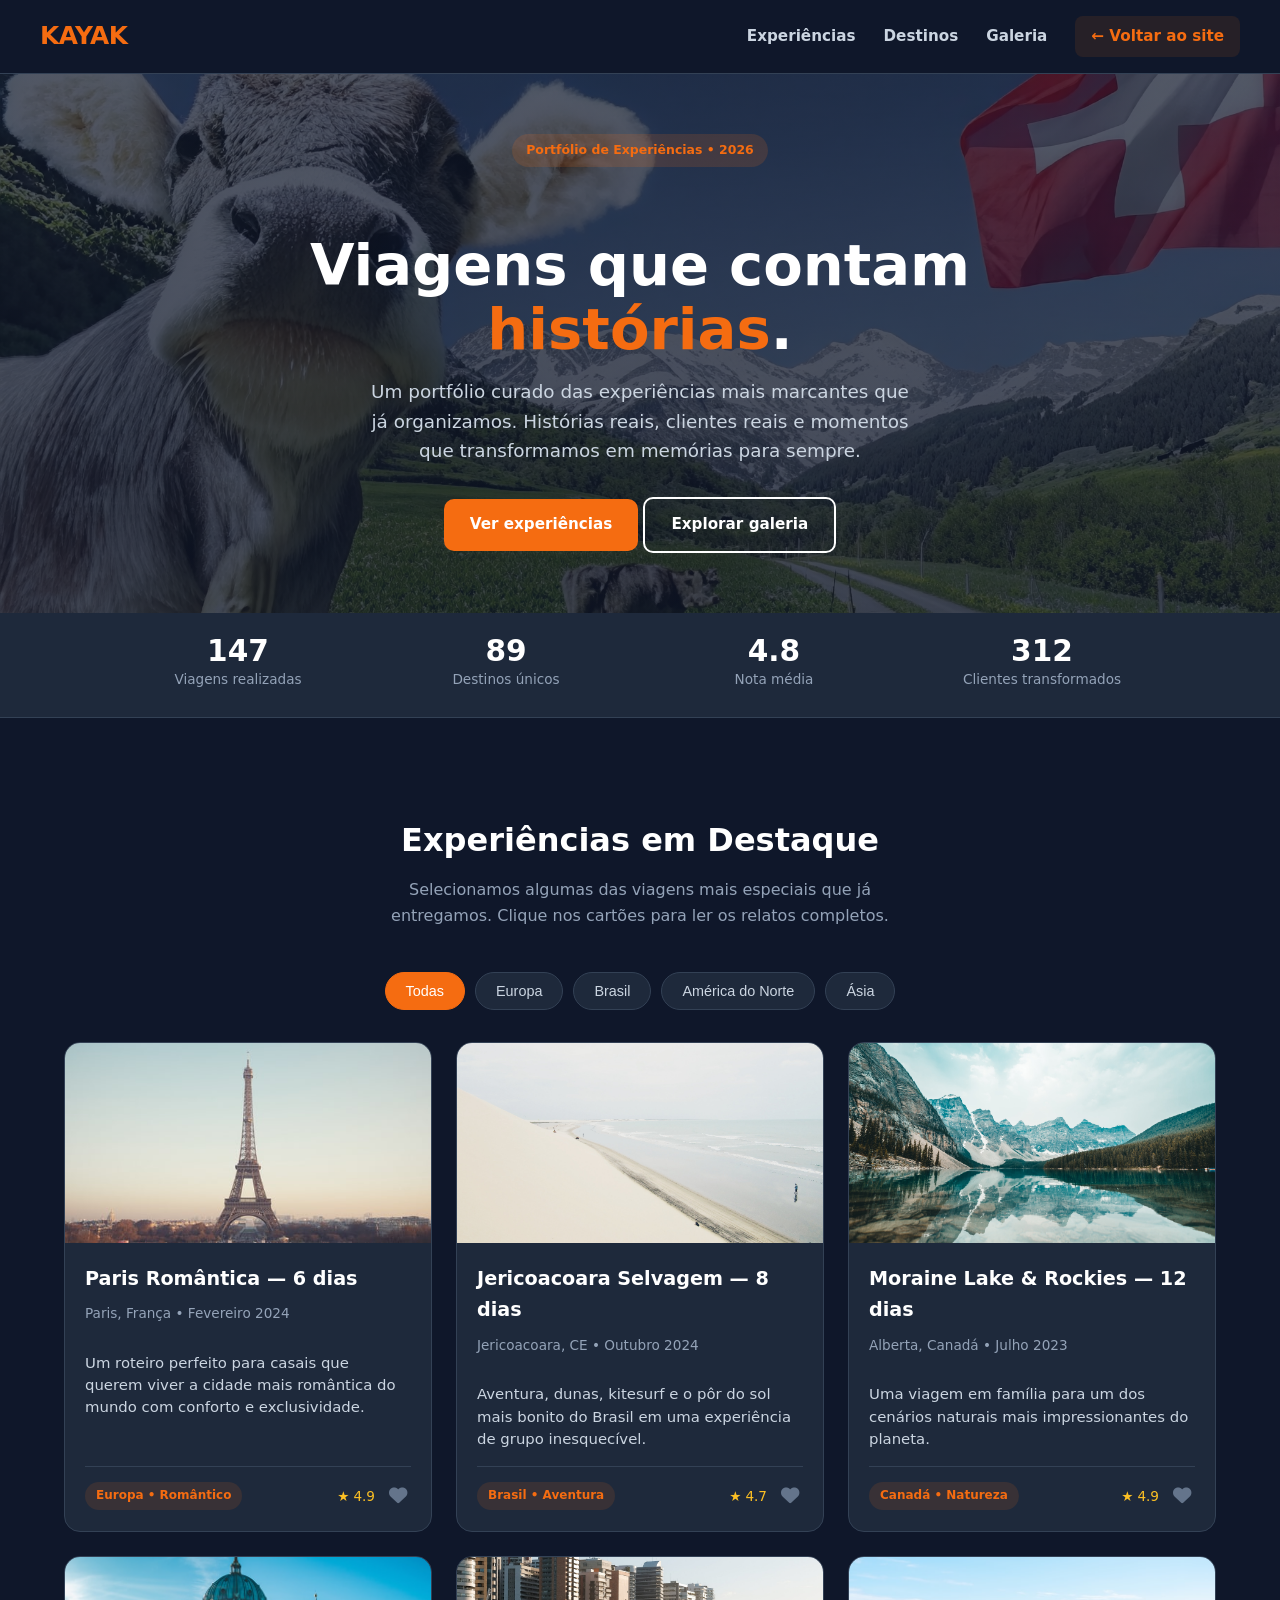
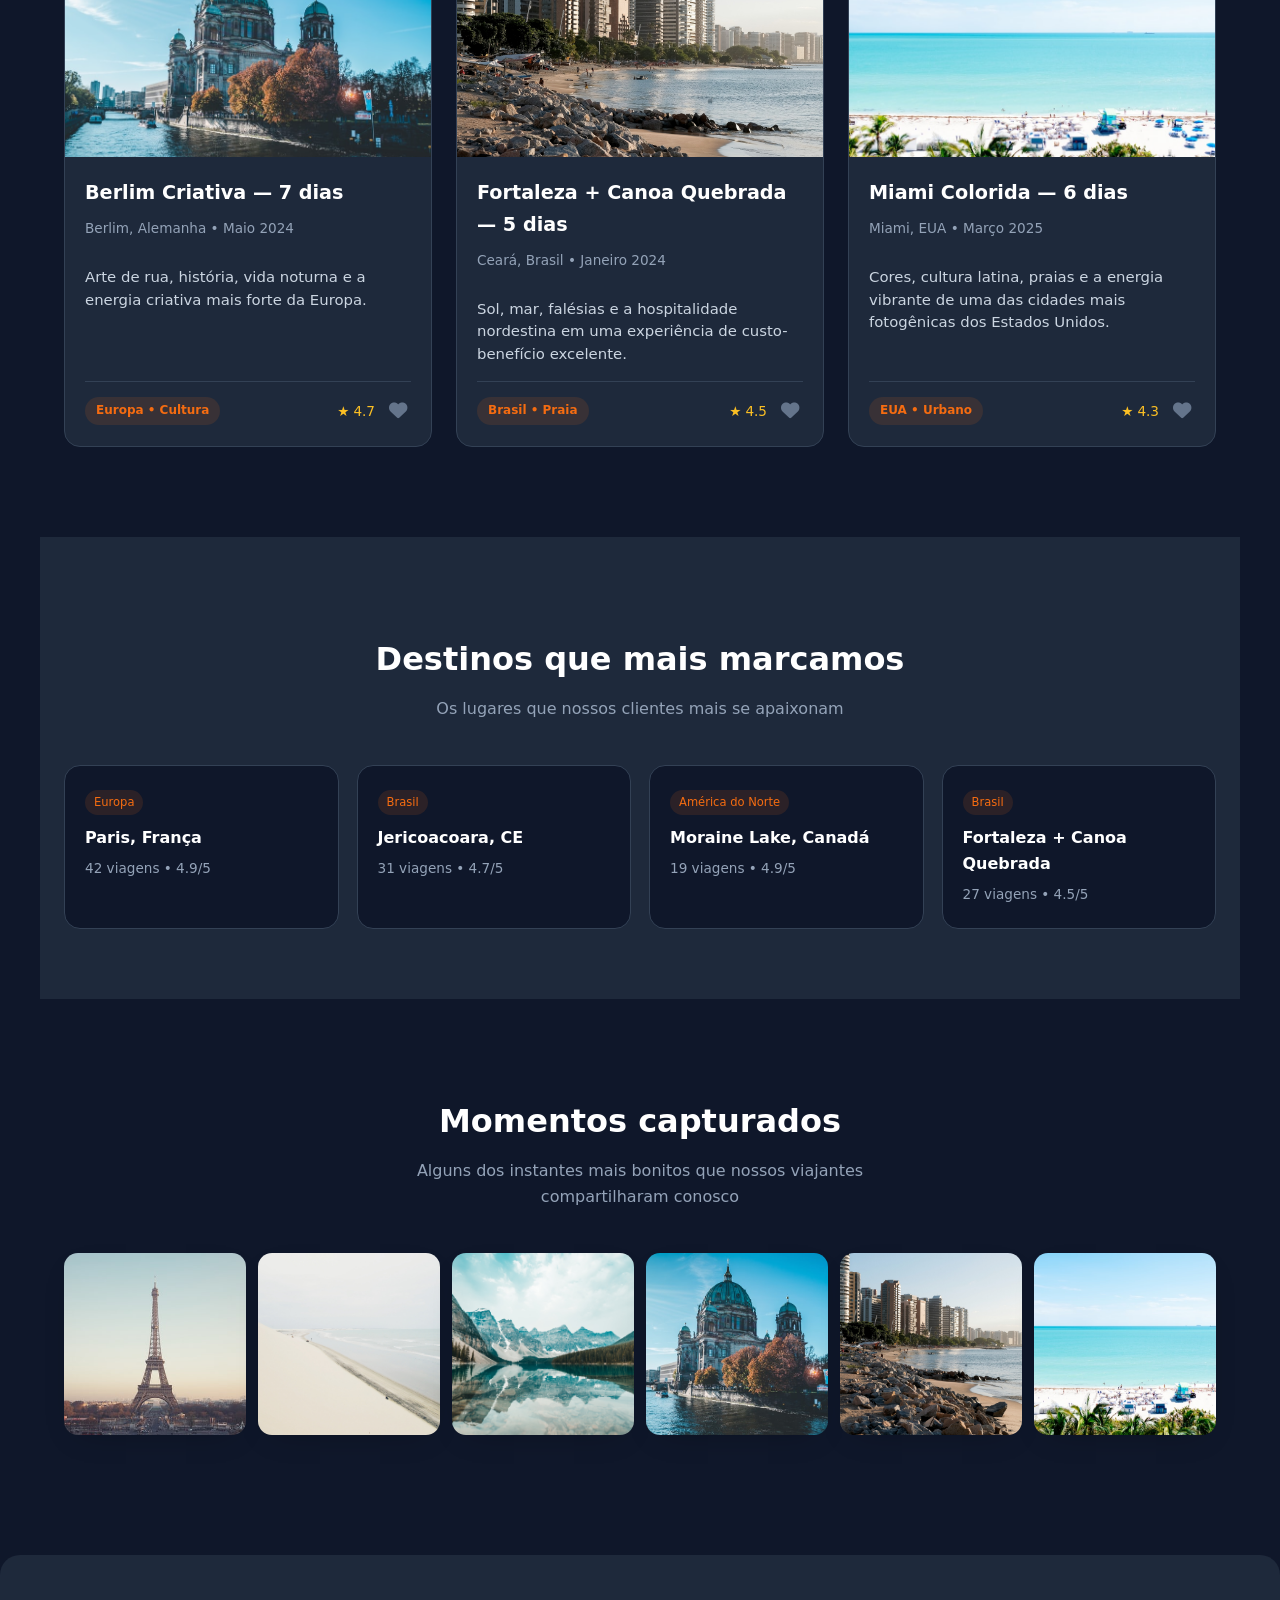
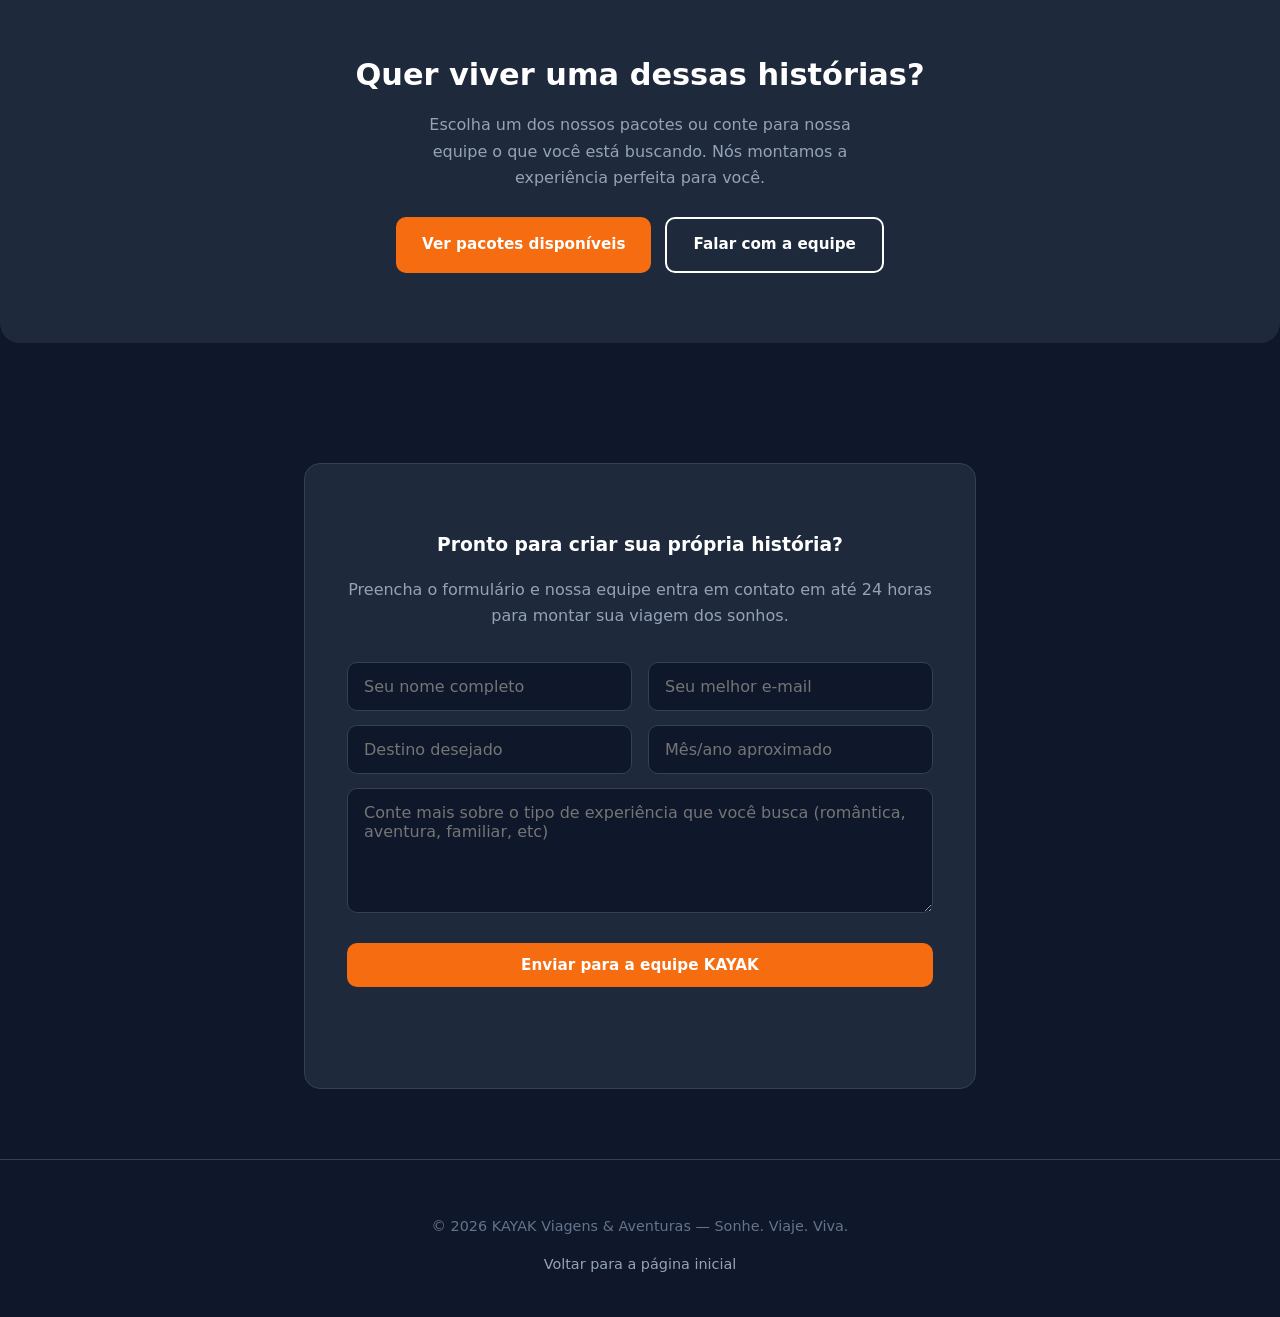
<file: pagina-2/index.html>
<!DOCTYPE html>
<html lang="pt-BR">
<head>
    <meta charset="UTF-8">
    <meta name="viewport" content="width=device-width, initial-scale=1.0">
    <title>KAYAK • Portfólio de Experiências</title>
    <link rel="stylesheet" href="https://cdnjs.cloudflare.com/ajax/libs/font-awesome/6.5.1/css/all.min.css">
    <link rel="stylesheet" href="index.css">
</head>
<body>

    <!-- Header (consistente com o site principal) -->
    <header class="kayak-header">
        <div class="kayak-nav">
            <div class="kayak-brand">KAYAK</div>
            <nav class="kayak-links">
                <a href="#experiencias">Experiências</a>
                <a href="#destinos">Destinos</a>
                <a href="#galeria">Galeria</a>
                <a href="../index.html" class="kayak-back">← Voltar ao site</a>
            </nav>
            <button class="kayak-nav-toggle" aria-label="Menu">
                <i class="fa-solid fa-bars"></i>
            </button>
        </div>
    </header>

    <!-- Hero -->
    <section class="kayak-hero">
        <div class="kayak-hero-content">
            <div class="hero-badge">Portfólio de Experiências • 2026</div>
            <h1>Viagens que contam <span class="accent">histórias</span>.</h1>
            <p>Um portfólio curado das experiências mais marcantes que já organizamos. Histórias reais, clientes reais e momentos que transformamos em memórias para sempre.</p>
            <div class="hero-actions">
                <a href="#experiencias" class="btn btn-primary">Ver experiências</a>
                <a href="#galeria" class="btn btn-secondary">Explorar galeria</a>
            </div>
        </div>
    </section>

    <!-- Estatísticas -->
    <section class="stats-bar">
        <div class="stats-container">
            <div class="stat-item">
                <strong>147</strong>
                <span>Viagens realizadas</span>
            </div>
            <div class="stat-item">
                <strong>89</strong>
                <span>Destinos únicos</span>
            </div>
            <div class="stat-item">
                <strong>4.8</strong>
                <span>Nota média</span>
            </div>
            <div class="stat-item">
                <strong>312</strong>
                <span>Clientes transformados</span>
            </div>
        </div>
    </section>

    <!-- Experiências em Destaque -->
    <section id="experiencias" class="section">
        <div class="section-header">
            <h2>Experiências em Destaque</h2>
            <p>Selecionamos algumas das viagens mais especiais que já entregamos. Clique nos cartões para ler os relatos completos.</p>
        </div>

        <!-- Filtros -->
        <div class="filters">
            <button class="filter-btn active" data-filter="all">Todas</button>
            <button class="filter-btn" data-filter="europa">Europa</button>
            <button class="filter-btn" data-filter="brasil">Brasil</button>
            <button class="filter-btn" data-filter="america-norte">América do Norte</button>
            <button class="filter-btn" data-filter="asia">Ásia</button>
        </div>

        <div class="experiences-grid" id="experiences-grid">
            <!-- Gerado via JS -->
        </div>
    </section>

    <!-- Destinos Populares -->
    <section id="destinos" class="section destinations-section">
        <div class="section-header">
            <h2>Destinos que mais marcamos</h2>
            <p>Os lugares que nossos clientes mais se apaixonam</p>
        </div>
        <div class="destinations-grid-mini">
            <div class="mini-dest" onclick="filterByRegion('europa')">
                <span class="mini-tag">Europa</span>
                <h4>Paris, França</h4>
                <p>42 viagens • 4.9/5</p>
            </div>
            <div class="mini-dest" onclick="filterByRegion('brasil')">
                <span class="mini-tag">Brasil</span>
                <h4>Jericoacoara, CE</h4>
                <p>31 viagens • 4.7/5</p>
            </div>
            <div class="mini-dest" onclick="filterByRegion('america-norte')">
                <span class="mini-tag">América do Norte</span>
                <h4>Moraine Lake, Canadá</h4>
                <p>19 viagens • 4.9/5</p>
            </div>
            <div class="mini-dest" onclick="filterByRegion('brasil')">
                <span class="mini-tag">Brasil</span>
                <h4>Fortaleza + Canoa Quebrada</h4>
                <p>27 viagens • 4.5/5</p>
            </div>
        </div>
    </section>

    <!-- Galeria -->
    <section id="galeria" class="section gallery-section">
        <div class="section-header">
            <h2>Momentos capturados</h2>
            <p>Alguns dos instantes mais bonitos que nossos viajantes compartilharam conosco</p>
        </div>
        <div class="gallery-grid" id="gallery-grid">
            <!-- Populando via JS -->
        </div>
    </section>

    <!-- CTA -->
    <section class="cta-section">
        <div class="cta-content">
            <h2>Quer viver uma dessas histórias?</h2>
            <p>Escolha um dos nossos pacotes ou conte para nossa equipe o que você está buscando. Nós montamos a experiência perfeita para você.</p>
            <div class="cta-buttons">
                <a href="../index.html#pacotes" class="btn btn-primary">Ver pacotes disponíveis</a>
                <a href="#contato" class="btn btn-secondary">Falar com a equipe</a>
            </div>
        </div>
    </section>

    <!-- Formulário de Contato -->
    <section id="contato" class="section form-section">
        <div class="form-container">
            <div class="form-header">
                <h3>Pronto para criar sua própria história?</h3>
                <p>Preencha o formulário e nossa equipe entra em contato em até 24 horas para montar sua viagem dos sonhos.</p>
            </div>
            
            <form class="kayak-form" onsubmit="handleKayakForm(event)">
                <div class="form-row">
                    <input type="text" name="nome" placeholder="Seu nome completo" required>
                    <input type="email" name="email" placeholder="Seu melhor e-mail" required>
                </div>
                <div class="form-row">
                    <input type="text" name="destino" placeholder="Destino desejado" required>
                    <input type="text" name="data" placeholder="Mês/ano aproximado">
                </div>
                <textarea name="mensagem" placeholder="Conte mais sobre o tipo de experiência que você busca (romântica, aventura, familiar, etc)" rows="5" required></textarea>
                <button type="submit" class="btn btn-primary btn-full">Enviar para a equipe KAYAK</button>
                <p class="form-feedback" id="kayak-feedback"></p>
            </form>
        </div>
    </section>

    <footer class="kayak-footer">
        <p>© 2026 KAYAK Viagens &amp; Aventuras — Sonhe. Viaje. Viva.</p>
        <a href="../index.html">Voltar para a página inicial</a>
    </footer>

    <!-- Modal de Experiência -->
    <div id="story-modal" class="modal" onclick="closeStoryModal(event)">
        <div class="modal-content" onclick="event.stopImmediatePropagation()">
            <button class="modal-close" onclick="closeStoryModal()"><i class="fa-solid fa-times"></i></button>
            
            <div class="modal-hero" id="modal-hero"></div>
            
            <div class="modal-body">
                <div class="modal-meta">
                    <span class="modal-tag" id="modal-tag"></span>
                    <span class="modal-date" id="modal-date"></span>
                </div>
                
                <h2 id="modal-title"></h2>
                <div class="modal-rating" id="modal-rating"></div>
                
                <div class="modal-story" id="modal-story"></div>
                
                <div class="modal-highlights">
                    <h4><i class="fa-solid fa-star"></i> O que nossos clientes mais amaram</h4>
                    <ul id="modal-highlights"></ul>
                </div>
                
                <div class="modal-tips">
                    <h4><i class="fa-solid fa-lightbulb"></i> Insight da equipe KAYAK</h4>
                    <p id="modal-tip"></p>
                </div>
            </div>
        </div>
    </div>

    <!-- Lightbox -->
    <div id="lightbox" class="lightbox" onclick="closeLightbox()">
        <button class="lightbox-close"><i class="fa-solid fa-times"></i></button>
        <img id="lightbox-img" alt="Foto ampliada">
        <div class="lightbox-caption" id="lightbox-caption"></div>
    </div>

    <script src="index.js"></script>
</body>
</html>
</file>
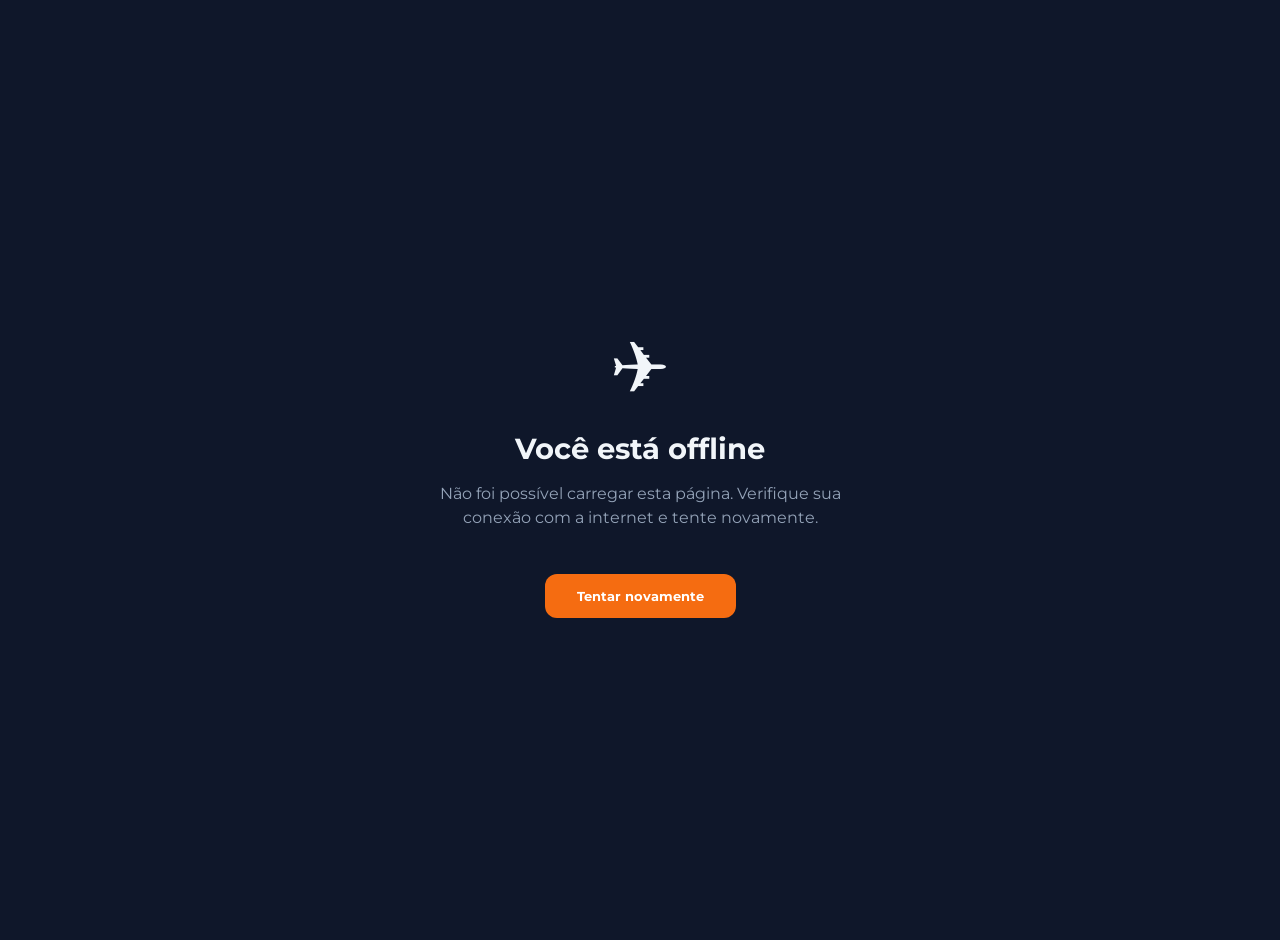
<file: offline.html>
<!DOCTYPE html>
<html lang="pt-BR">
<head>
  <meta charset="UTF-8">
  <meta name="viewport" content="width=device-width, initial-scale=1.0">
  <title>Offline • KAYAK</title>
  <style>
    @import url('https://fonts.googleapis.com/css2?family=Montserrat:wght@500;700&display=swap');
    body {
      margin: 0;
      font-family: 'Montserrat', system-ui, sans-serif;
      background: #0f172a;
      color: #f1f5f9;
      height: 100vh;
      display: flex;
      align-items: center;
      justify-content: center;
      text-align: center;
      padding: 20px;
    }
    .container { max-width: 420px; }
    .icon { font-size: 72px; margin-bottom: 20px; }
    h1 { font-size: 1.8rem; margin-bottom: 12px; }
    p { color: #94a3b8; line-height: 1.5; }
    button {
      margin-top: 28px;
      background: #f56c11;
      color: white;
      border: none;
      padding: 14px 32px;
      border-radius: 12px;
      font-weight: 700;
      cursor: pointer;
      font-family: inherit;
    }
    button:hover { background: #d45500; }
  </style>
</head>
<body>
  <div class="container">
    <div class="icon">✈️</div>
    <h1>Você está offline</h1>
    <p>Não foi possível carregar esta página. Verifique sua conexão com a internet e tente novamente.</p>
    <button onclick="window.location.reload()">Tentar novamente</button>
  </div>
</body>
</html>
</file>
<file: pagina-2/index.css>
/* ================================================
   KAYAK • Portfólio de Experiências
   Design consistente com o site principal (dark premium)
   Trabalho Escolar 2026
   ================================================ */

:root {
  --primary: #f56c11;
  --primary-dark: #d45500;
  --bg: #0f172a;
  --surface: #1e293b;
  --card: #1e293b;
  --text: #f1f5f9;
  --text-light: #e2e8f0;
  --muted: #94a3b8;
  --border: #334155;
  --accent: #fbbf24;
  --radius: 16px;
  --shadow: 0 10px 30px -15px rgba(0, 0, 0, 0.3);
}

* {
  box-sizing: border-box;
}

html {
  scroll-behavior: smooth;
}

body {
  margin: 0;
  padding: 0;
  font-family: 'Montserrat', system-ui, -apple-system, sans-serif;
  background: var(--bg);
  color: var(--text);
  line-height: 1.65;
}

/* Header (estilo do site principal) */
.kayak-header {
  background: var(--bg);
  padding: 16px 40px;
  position: sticky;
  top: 0;
  z-index: 100;
  border-bottom: 1px solid var(--border);
}

.kayak-nav {
  max-width: 1200px;
  margin: 0 auto;
  display: flex;
  justify-content: space-between;
  align-items: center;
}

.kayak-brand {
  font-weight: 700;
  font-size: 1.55rem;
  letter-spacing: -0.5px;
  color: var(--primary);
}

.kayak-links {
  display: flex;
  gap: 28px;
  align-items: center;
}

.kayak-links a {
  color: #cbd5e1;
  text-decoration: none;
  font-weight: 600;
  font-size: 0.95rem;
  transition: color 0.2s ease;
}

.kayak-links a:hover {
  color: var(--primary);
}

.kayak-back {
  background: rgba(245, 108, 17, 0.1);
  color: var(--primary) !important;
  padding: 8px 16px;
  border-radius: 8px;
  font-size: 0.88rem;
}

.kayak-nav-toggle {
  display: none;
  background: none;
  border: none;
  font-size: 1.35rem;
  color: #cbd5e1;
  cursor: pointer;
}

/* Hero */
.kayak-hero {
  min-height: 58vh;
  background: linear-gradient(rgba(15, 23, 42, 0.72), rgba(15, 23, 42, 0.78)), 
              url('../assets/images.jpg') center/cover no-repeat;
  display: flex;
  align-items: center;
  justify-content: center;
  text-align: center;
  padding: 60px 24px;
}

.kayak-hero-content {
  max-width: 720px;
}

.hero-badge {
  display: inline-block;
  background: rgba(245, 108, 17, 0.15);
  color: var(--primary);
  font-size: 0.78rem;
  font-weight: 600;
  padding: 6px 14px;
  border-radius: 999px;
  margin-bottom: 20px;
}

.kayak-hero h1 {
  font-size: clamp(2.5rem, 5.8vw, 3.6rem);
  font-weight: 700;
  line-height: 1.1;
  margin-bottom: 16px;
  color: white;
}

.kayak-hero h1 .accent {
  color: var(--primary);
}

.kayak-hero p {
  font-size: 1.15rem;
  color: #cbd5e1;
  max-width: 560px;
  margin: 0 auto 32px;
  line-height: 1.6;
}

/* Stats Bar */
.stats-bar {
  background: var(--surface);
  border-bottom: 1px solid var(--border);
}

.stats-container {
  max-width: 1100px;
  margin: 0 auto;
  padding: 24px 24px;
  display: grid;
  grid-template-columns: repeat(4, 1fr);
  gap: 20px;
  text-align: center;
}

.stat-item strong {
  display: block;
  font-size: 1.85rem;
  font-weight: 700;
  color: white;
  line-height: 1;
}

.stat-item span {
  font-size: 0.85rem;
  color: var(--muted);
}

/* Seções */
.section {
  max-width: 1200px;
  margin: 0 auto;
  padding: 70px 24px;
}

.section-header {
  text-align: center;
  margin-bottom: 42px;
}

.section-header h2 {
  font-size: 2rem;
  margin-bottom: 10px;
  color: white;
}

.section-header p {
  color: var(--muted);
  max-width: 520px;
  margin: 0 auto;
}

/* Filtros */
.filters {
  display: flex;
  justify-content: center;
  flex-wrap: wrap;
  gap: 10px;
  margin-bottom: 32px;
}

.filter-btn {
  padding: 10px 20px;
  border-radius: 999px;
  border: 1px solid var(--border);
  background: var(--surface);
  color: #cbd5e1;
  font-size: 0.9rem;
  font-weight: 500;
  cursor: pointer;
  transition: all 0.2s ease;
}

.filter-btn:hover {
  border-color: var(--primary);
  color: var(--primary);
}

.filter-btn.active {
  background: var(--primary);
  color: white;
  border-color: var(--primary);
}

/* Grid de Experiências */
.experiences-grid {
  display: grid;
  grid-template-columns: repeat(auto-fill, minmax(300px, 1fr));
  gap: 24px;
}

.exp-card {
  background: var(--surface);
  border-radius: var(--radius);
  overflow: hidden;
  border: 1px solid var(--border);
  transition: transform 0.3s ease, box-shadow 0.3s ease;
  cursor: pointer;
  display: flex;
  flex-direction: column;
}

.exp-card:hover {
  transform: translateY(-6px);
  box-shadow: var(--shadow);
}

.exp-card img {
  width: 100%;
  height: 200px;
  object-fit: cover;
  display: block;
}

.exp-card-content {
  padding: 20px;
  flex: 1;
  display: flex;
  flex-direction: column;
}

.exp-card h3 {
  margin: 0 0 8px;
  font-size: 1.2rem;
  color: white;
}

.exp-card .meta {
  font-size: 0.85rem;
  color: var(--muted);
  margin-bottom: 12px;
}

.exp-card .desc {
  font-size: 0.93rem;
  color: #cbd5e1;
  line-height: 1.5;
  flex: 1;
  margin-bottom: 16px;
}

.exp-card-footer {
  display: flex;
  justify-content: space-between;
  align-items: center;
  padding-top: 14px;
  border-top: 1px solid var(--border);
  font-size: 0.85rem;
}

.exp-tag {
  background: rgba(245, 108, 17, 0.12);
  color: var(--primary);
  padding: 4px 11px;
  border-radius: 999px;
  font-size: 0.75rem;
  font-weight: 600;
}

.exp-rating {
  color: #fbbf24;
  display: flex;
  align-items: center;
  gap: 4px;
}

.exp-heart {
  background: none;
  border: none;
  color: #64748b;
  font-size: 1.15rem;
  cursor: pointer;
  transition: all 0.2s ease;
  padding: 4px;
}

.exp-heart:hover,
.exp-heart.liked {
  color: #f87171;
}

.exp-heart.liked {
  animation: pop 0.25s ease;
}

@keyframes pop {
  0% { transform: scale(0.7); }
  50% { transform: scale(1.25); }
  100% { transform: scale(1); }
}

/* Destinos Mini */
.destinations-section {
  background: var(--surface);
  margin-top: 20px;
}

.destinations-grid-mini {
  display: grid;
  grid-template-columns: repeat(auto-fit, minmax(220px, 1fr));
  gap: 18px;
}

.mini-dest {
  background: var(--bg);
  padding: 22px 20px;
  border-radius: var(--radius);
  border: 1px solid var(--border);
  cursor: pointer;
  transition: all 0.2s ease;
}

.mini-dest:hover {
  border-color: var(--primary);
  transform: translateY(-3px);
}

.mini-dest .mini-tag {
  font-size: 0.72rem;
  background: rgba(245, 108, 17, 0.12);
  color: var(--primary);
  padding: 3px 9px;
  border-radius: 999px;
  display: inline-block;
  margin-bottom: 10px;
}

.mini-dest h4 {
  margin: 0 0 6px;
  color: white;
}

.mini-dest p {
  margin: 0;
  font-size: 0.85rem;
  color: var(--muted);
}

/* Galeria */
.gallery-grid {
  display: grid;
  grid-template-columns: repeat(auto-fill, minmax(170px, 1fr));
  gap: 12px;
}

.gallery-item {
  aspect-ratio: 1 / 1;
  border-radius: 14px;
  overflow: hidden;
  cursor: pointer;
  position: relative;
  box-shadow: var(--shadow);
}

.gallery-item img {
  width: 100%;
  height: 100%;
  object-fit: cover;
  transition: transform 0.35s ease;
}

.gallery-item:hover img {
  transform: scale(1.07);
}

/* CTA */
.cta-section {
  background: var(--surface);
  text-align: center;
  padding: 70px 24px;
  margin: 50px 0;
  border-radius: 20px;
}

.cta-content h2 {
  font-size: 1.9rem;
  margin-bottom: 12px;
  color: white;
}

.cta-content p {
  max-width: 480px;
  margin: 0 auto 26px;
  color: var(--muted);
}

.cta-buttons {
  display: flex;
  gap: 14px;
  justify-content: center;
  flex-wrap: wrap;
}

/* Formulário */
.form-section {
  max-width: 720px;
  margin: 0 auto;
}

.form-container {
  background: var(--surface);
  padding: 48px 42px;
  border-radius: var(--radius);
  border: 1px solid var(--border);
}

.form-header {
  text-align: center;
  margin-bottom: 32px;
}

.form-header h3 {
  margin-bottom: 8px;
  color: white;
}

.form-header p {
  color: var(--muted);
}

.kayak-form .form-row {
  display: grid;
  grid-template-columns: 1fr 1fr;
  gap: 16px;
}

.kayak-form input,
.kayak-form textarea {
  width: 100%;
  background: var(--bg);
  border: 1px solid var(--border);
  color: var(--text);
  padding: 14px 16px;
  border-radius: 10px;
  font-family: inherit;
  font-size: 1rem;
  margin-bottom: 14px;
}

.kayak-form input:focus,
.kayak-form textarea:focus {
  border-color: var(--primary);
  outline: none;
}

.btn-full {
  width: 100%;
  margin-top: 8px;
}

.form-feedback {
  text-align: center;
  margin-top: 14px;
  min-height: 24px;
  font-size: 0.95rem;
}

/* Footer */
.kayak-footer {
  text-align: center;
  padding: 40px 20px;
  color: #64748b;
  font-size: 0.9rem;
  border-top: 1px solid var(--border);
}

.kayak-footer a {
  color: #94a3b8;
  display: block;
  margin-top: 8px;
  text-decoration: none;
}

.kayak-footer a:hover {
  color: var(--primary);
}

/* Botões */
.btn {
  display: inline-flex;
  align-items: center;
  justify-content: center;
  padding: 13px 26px;
  border-radius: 10px;
  font-weight: 600;
  font-size: 0.95rem;
  text-decoration: none;
  transition: all 0.2s ease;
  cursor: pointer;
  border: none;
  font-family: inherit;
}

.btn-primary {
  background: var(--primary);
  color: white;
}

.btn-primary:hover {
  background: var(--primary-dark);
  transform: translateY(-1px);
}

.btn-secondary {
  background: transparent;
  color: white;
  border: 2px solid #fff;
}

.btn-secondary:hover {
  background: white;
  color: var(--bg);
}

/* Modal */
.modal {
  position: fixed;
  inset: 0;
  background: rgba(0, 0, 0, 0.75);
  display: none;
  align-items: center;
  justify-content: center;
  z-index: 200;
  padding: 20px;
}

.modal.active {
  display: flex;
}

.modal-content {
  background: var(--surface);
  width: 100%;
  max-width: 740px;
  max-height: 92vh;
  border-radius: 20px;
  overflow: hidden;
  box-shadow: 0 25px 70px -15px rgb(0 0 0 / 0.5);
  animation: modalPop 0.25s ease;
}

@keyframes modalPop {
  from { opacity: 0; transform: translateY(25px) scale(0.985); }
  to { opacity: 1; transform: translateY(0) scale(1); }
}

.modal-close {
  position: absolute;
  top: 18px;
  right: 18px;
  width: 38px;
  height: 38px;
  border: none;
  background: rgba(15,23,42,0.85);
  color: white;
  border-radius: 50%;
  font-size: 1.15rem;
  cursor: pointer;
  z-index: 10;
  display: flex;
  align-items: center;
  justify-content: center;
}

.modal-hero {
  height: 250px;
  background-size: cover;
  background-position: center;
  position: relative;
}

.modal-hero::after {
  content: '';
  position: absolute;
  inset: 0;
  background: linear-gradient(transparent, rgba(15,23,42,0.7));
}

.modal-body {
  padding: 32px 40px 40px;
}

.modal-meta {
  display: flex;
  gap: 12px;
  margin-bottom: 10px;
}

.modal-tag {
  background: rgba(245, 108, 17, 0.15);
  color: var(--primary);
  padding: 4px 12px;
  border-radius: 999px;
  font-size: 0.78rem;
  font-weight: 600;
}

.modal-date {
  color: var(--muted);
  font-size: 0.9rem;
  padding-top: 4px;
}

.modal-body h2 {
  font-size: 1.75rem;
  margin: 4px 0 12px;
  color: white;
}

.modal-rating {
  color: #fbbf24;
  margin-bottom: 20px;
  font-size: 1.05rem;
}

.modal-story {
  color: #cbd5e1;
  line-height: 1.7;
  margin-bottom: 26px;
}

.modal-highlights,
.modal-tips {
  background: #0f172a;
  padding: 18px 22px;
  border-radius: 12px;
  margin-bottom: 14px;
  border: 1px solid var(--border);
}

.modal-highlights h4,
.modal-tips h4 {
  color: var(--primary);
  font-size: 0.92rem;
  margin-bottom: 10px;
  display: flex;
  align-items: center;
  gap: 8px;
}

.modal-highlights ul {
  margin: 0;
  padding-left: 18px;
  color: #cbd5e1;
}

.modal-highlights li {
  margin-bottom: 5px;
}

.modal-tips p {
  margin: 0;
  color: #cbd5e1;
  font-size: 0.95rem;
}

/* Lightbox */
.lightbox {
  position: fixed;
  inset: 0;
  background: rgba(0,0,0,0.92);
  display: none;
  align-items: center;
  justify-content: center;
  z-index: 300;
  padding: 20px;
}

.lightbox.active {
  display: flex;
}

.lightbox img {
  max-width: 94%;
  max-height: 86vh;
  object-fit: contain;
  border-radius: 6px;
}

.lightbox-close {
  position: absolute;
  top: 24px;
  right: 28px;
  background: rgba(255,255,255,0.08);
  border: none;
  color: white;
  width: 44px;
  height: 44px;
  border-radius: 50%;
  font-size: 1.3rem;
  cursor: pointer;
  display: flex;
  align-items: center;
  justify-content: center;
}

.lightbox-caption {
  position: absolute;
  bottom: 26px;
  color: rgba(255,255,255,0.75);
  font-size: 0.9rem;
  text-align: center;
  padding: 0 20px;
}

/* Responsivo */
@media (max-width: 900px) {
  .kayak-nav {
    flex-wrap: wrap;
  }
  
  .kayak-links {
    display: none;
    width: 100%;
    flex-direction: column;
    gap: 14px;
    padding-top: 16px;
    order: 3;
  }
  
  .kayak-links.active {
    display: flex;
  }
  
  .kayak-nav-toggle {
    display: block;
  }

  .stats-container {
    grid-template-columns: repeat(2, 1fr);
  }

  .experiences-grid {
    grid-template-columns: 1fr;
  }
}

@media (max-width: 600px) {
  .kayak-hero {
    min-height: 48vh;
    padding: 50px 20px;
  }
  
  .kayak-form .form-row {
    grid-template-columns: 1fr;
  }
  
  .modal-body {
    padding: 26px 22px 34px;
  }
}
</file>
